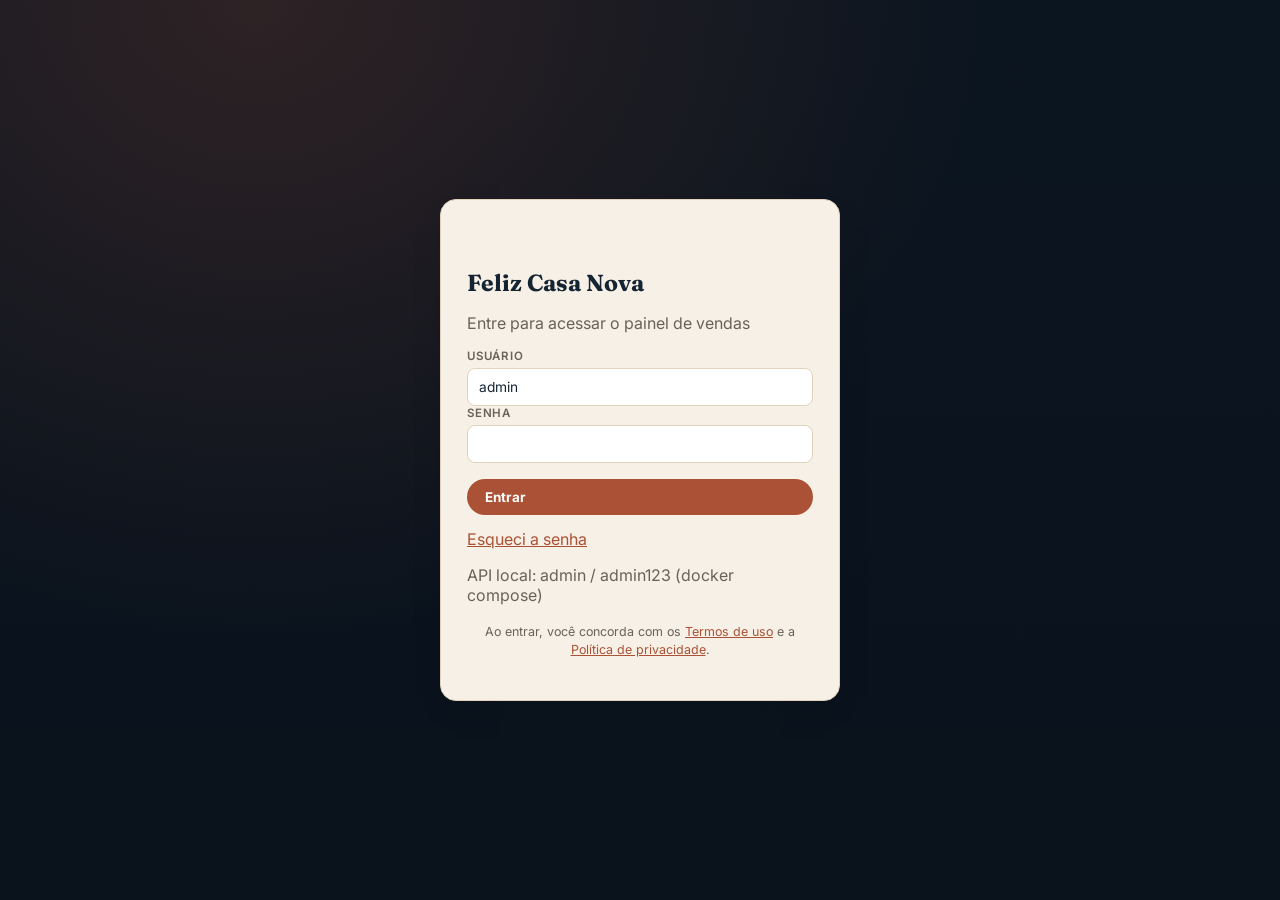
<file: index.html>
<!DOCTYPE html>
<html lang="pt-BR">
<head>
<meta charset="UTF-8">
<meta name="viewport" content="width=device-width, initial-scale=1.0">
<title>Feliz Casa Nova · Painel de Vendas</title>
<link rel="icon" type="image/png" href="favicon.png">
<link rel="apple-touch-icon" href="favicon.png">
<link rel="preconnect" href="https://fonts.googleapis.com">
<link rel="preconnect" href="https://fonts.gstatic.com" crossorigin>
<link href="https://fonts.googleapis.com/css2?family=Fraunces:opsz,wght@9..144,500;9..144,600;9..144,700&family=Inter:wght@400;500;600;700&family=IBM+Plex+Mono:wght@400;600&display=swap" rel="stylesheet">
<script src="chart.umd.js"></script>
<link rel="stylesheet" href="styles.css">
</head>
<body>

<div id="global-loading" class="global-loading skip-hidden" aria-live="polite" aria-busy="true">
  <div class="global-loading-card">
    <div class="spinner" aria-hidden="true"></div>
    <p id="global-loading-text">Carregando…</p>
  </div>
</div>

<div id="api-banner" class="api-banner skip-hidden" role="alert"></div>

<div id="login-screen" class="login-screen skip-hidden">
  <div class="login-card">
    <div class="brand-logo login-logo" id="login-logo-box"></div>
    <h1>Feliz Casa Nova</h1>

    <div id="login-panel">
      <p class="hint">Entre para acessar o painel de vendas</p>
      <form id="form-login">
        <div class="field"><label>Usuário</label><input id="login-user" autocomplete="username" required value="admin"></div>
        <div class="field"><label>Senha</label><input id="login-pass" type="password" autocomplete="current-password" required></div>
        <p class="hint" id="login-error" style="color:var(--brick);"></p>
        <button type="submit" class="btn btn-primary" style="width:100%;" id="btn-login-submit">Entrar</button>
      </form>
      <p class="hint" style="margin-top:14px;"><button type="button" class="linkish" id="btn-show-forgot">Esqueci a senha</button></p>
      <p class="hint">API local: admin / admin123 (docker compose)</p>
      <p class="login-legal">Ao entrar, você concorda com os <a href="/termos.html" target="_blank" rel="noopener">Termos de uso</a> e a <a href="/privacidade.html" target="_blank" rel="noopener">Política de privacidade</a>.</p>
    </div>

    <div id="forgot-panel" class="skip-hidden">
      <p class="hint">Informe usuário ou e-mail. Em local, o link sai no log do backend.</p>
      <form id="form-forgot">
        <div class="field"><label>Usuário</label><input id="forgot-user" autocomplete="username"></div>
        <div class="field"><label>E-mail</label><input id="forgot-email" type="email" autocomplete="email"></div>
        <p class="hint" id="forgot-msg"></p>
        <button type="submit" class="btn btn-primary" style="width:100%;">Enviar link</button>
      </form>
      <p class="hint" style="margin-top:14px;"><button type="button" class="linkish" id="btn-back-login">Voltar ao login</button></p>
    </div>

    <div id="reset-panel" class="skip-hidden">
      <p class="hint">Defina a nova senha</p>
      <form id="form-reset">
        <input type="hidden" id="reset-uid">
        <input type="hidden" id="reset-token">
        <div class="field"><label>Nova senha</label><input id="reset-pass" type="password" minlength="8" required autocomplete="new-password"></div>
        <div class="field"><label>Confirmar</label><input id="reset-pass2" type="password" minlength="8" required autocomplete="new-password"></div>
        <p class="hint" id="reset-msg"></p>
        <button type="submit" class="btn btn-primary" style="width:100%;">Salvar senha</button>
      </form>
      <p class="hint" style="margin-top:14px;"><button type="button" class="linkish" id="btn-back-login-2">Voltar ao login</button></p>
    </div>
  </div>
</div>

<div class="app-shell skip-hidden" id="app-shell">

  <header class="masthead">
    <div class="brand">
      <div class="brand-logo" id="brand-logo-box"></div>
      <div class="brand-copy">
        <p class="brand-name skip-hidden" id="brand-name">Feliz Casa Nova</p>
        <p class="brand-tag">Painel de vendas · regiões e construtoras</p>
      </div>
    </div>
    <div class="masthead-meta">
      <button class="btn btn-dark" id="btn-global-refresh" title="Buscar as fontes CSV cadastradas em Dados &amp; config">⟳ Atualizar planilha</button>
      <button class="btn btn-primary" id="btn-global-add-venda">+ Nova venda</button>
      <button class="btn btn-ghost btn-sm" id="btn-logout" title="Sair">Sair</button>
      <div class="clock-chip"><span class="clock-dot"></span><span id="clock-text"></span></div>
    </div>
  </header>

  <nav class="tabbar" id="tabbar"></nav>

  <main id="view-root"></main>

  <footer class="app-footer">
    Painel SaaS — dados no servidor (API). Exporte o JSON quando precisar de backup local.
    <div class="app-footer-links">
      <a href="/termos.html" target="_blank" rel="noopener">Termos</a>
      <a href="/privacidade.html" target="_blank" rel="noopener">Privacidade</a>
    </div>
  </footer>
</div>

<!-- aceite de termos (primeiro acesso) -->
<div class="modal-backdrop" id="modal-termos">
  <div class="modal">
    <h3>Termos e privacidade</h3>
    <p class="hint">Para continuar, confirme que leu e aceita os documentos abaixo (versão 2026-08-28).</p>
    <ul class="hint" style="margin:12px 0 18px; padding-left:1.2rem;">
      <li><a href="/termos.html" target="_blank" rel="noopener">Termos de uso</a></li>
      <li><a href="/privacidade.html" target="_blank" rel="noopener">Política de privacidade</a></li>
    </ul>
    <label class="hint" style="display:flex; gap:8px; align-items:flex-start; margin-bottom:16px;">
      <input type="checkbox" id="termos-check">
      <span>Li e aceito os Termos de uso e a Política de privacidade.</span>
    </label>
    <div class="modal-actions">
      <button type="button" class="btn btn-ghost" id="btn-termos-sair">Sair</button>
      <button type="button" class="btn btn-primary" id="btn-termos-aceitar" disabled>Continuar</button>
    </div>
  </div>
</div>

<!-- ================= MODAL: venda ================= -->
<div class="modal-backdrop" id="modal-venda">
  <div class="modal">
    <h3 id="modal-venda-title">Adicionar venda</h3>
    <p class="hint" id="modal-venda-sub">Preencha os dados da venda.</p>
    <form id="form-venda">
      <input type="hidden" id="f-id">
      <div class="form-grid">
        <div class="field span-2"><label>Região (aba do painel)</label><select id="f-regiao"></select></div>
        <div class="field"><label>Nº</label><input id="f-numero" placeholder="ex.: 154"></div>
        <div class="field"><label>Cliente *</label><input id="f-cliente" required placeholder="Nome completo"></div>
        <div class="field"><label>Telefone</label><input id="f-telefone" placeholder="(71) 90000-0000"></div>
        <div class="field"><label>Corretor *</label><input id="f-corretor" required placeholder="Nome do corretor"></div>
        <div class="field"><label>Construtora *</label><input id="f-construtora" required placeholder="ex.: DIRECIONAL"></div>
        <div class="field"><label>Produto *</label><input id="f-produto" required placeholder="ex.: Boulevard"></div>
        <div class="field"><label>Bloco / Quadra</label><input id="f-bloco"></div>
        <div class="field"><label>Unidade</label><input id="f-unidade"></div>
        <div class="field"><label>Origem do lead</label><input id="f-origem" placeholder="Carteira, Instagram, WhatsApp…"></div>
        <div class="field"><label>Valor (R$) *</label><input id="f-valor" type="number" step="0.01" min="0" required></div>
        <div class="field"><label>% comissão</label><input id="f-percentual" type="number" step="0.01" min="0" max="100"></div>
        <div class="field"><label>Comissão (R$)</label><input id="f-comissao" type="number" step="0.01" min="0"></div>
        <div class="field"><label>Financiamento</label><input id="f-financiado" placeholder="Associativo, À vista…"></div>
        <div class="field"><label>Data de entrada em negociação</label><input id="f-dataEntrada" type="date"></div>
        <div class="field"><label>Data de assinatura</label><input id="f-dataAssinatura" type="date"></div>
      </div>
      <p class="hint" style="margin-top:10px;">Deixe “Data de assinatura” em branco enquanto o contrato não for assinado — o painel vai alertar automaticamente se o processo demorar demais.</p>
      <div class="modal-actions">
        <button type="button" class="btn btn-ghost skip-hidden" id="btn-delete-venda">Excluir</button>
        <button type="button" class="btn btn-ghost" id="btn-cancel-venda">Cancelar</button>
        <button type="submit" class="btn btn-primary" id="btn-save-venda">Salvar venda</button>
      </div>
    </form>
  </div>
</div>

<!-- ================= MODAL: venda perdida ================= -->
<div class="modal-backdrop" id="modal-perdida">
  <div class="modal">
    <h3 id="modal-perdida-title">Registrar venda perdida</h3>
    <p class="hint">Documente o motivo e planeje como tentar recuperar o cliente.</p>
    <form id="form-perdida">
      <input type="hidden" id="p-id">
      <div class="form-grid">
        <div class="field"><label>Mês da desistência</label>
          <select id="p-mes">
            <option>Janeiro</option><option>Fevereiro</option><option>Março</option><option>Abril</option>
            <option>Maio</option><option>Junho</option><option>Julho</option><option>Agosto</option>
            <option>Setembro</option><option>Outubro</option><option>Novembro</option><option>Dezembro</option>
          </select>
        </div>
        <div class="field"><label>Ano</label><input id="p-ano" type="number"></div>
        <div class="field span-2"><label>Cliente *</label><input id="p-cliente" required></div>
        <div class="field"><label>Telefone</label><input id="p-telefone"></div>
        <div class="field"><label>Corretor</label><input id="p-corretor"></div>
        <div class="field"><label>Construtora</label><input id="p-construtora" placeholder="ex.: DIRECIONAL"></div>
        <div class="field"><label>Produto</label><input id="p-produto"></div>
        <div class="field span-2"><label>Motivo da perda</label><textarea id="p-motivo"></textarea></div>
        <div class="field span-2"><label>Estratégia para reverter</label><textarea id="p-estrategia" placeholder="ex.: reabordar em 30 dias com opção de entrada facilitada…"></textarea></div>
      </div>
      <div class="modal-actions">
        <button type="button" class="btn btn-ghost skip-hidden" id="btn-delete-perdida">Excluir</button>
        <button type="button" class="btn btn-ghost" id="btn-cancel-perdida">Cancelar</button>
        <button type="submit" class="btn btn-primary" id="btn-save-perdida">Salvar</button>
      </div>
    </form>
  </div>
</div>

<div class="toast" id="toast"></div>

<script src="config.js"></script>
<script src="api.js"></script>
<script src="app.js"></script>
</body>
</html>
</file>
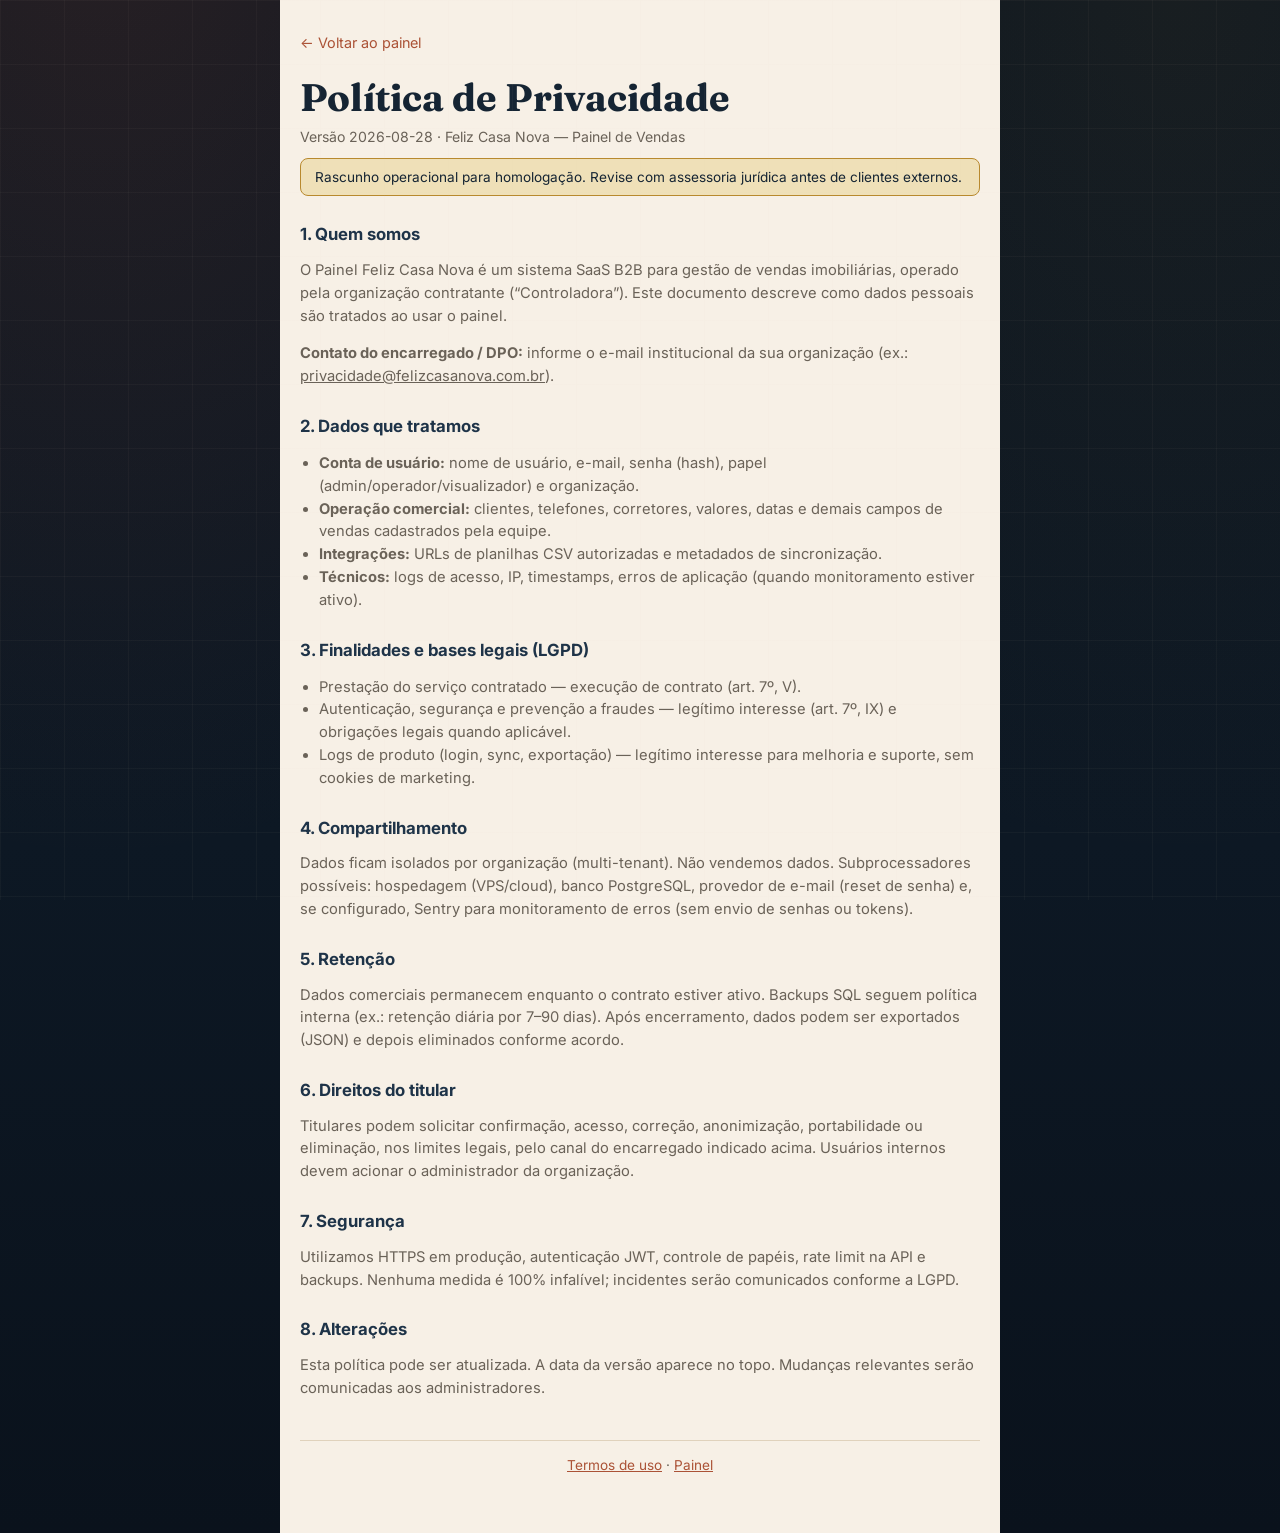
<file: privacidade.html>
<!DOCTYPE html>
<html lang="pt-BR">
<head>
  <meta charset="UTF-8">
  <meta name="viewport" content="width=device-width, initial-scale=1.0">
  <title>Política de Privacidade · Feliz Casa Nova</title>
  <link rel="icon" type="image/png" href="/favicon.png">
  <link rel="preconnect" href="https://fonts.googleapis.com">
  <link rel="preconnect" href="https://fonts.gstatic.com" crossorigin>
  <link href="https://fonts.googleapis.com/css2?family=Fraunces:opsz,wght@9..144,600&family=Inter:wght@400;500;600&display=swap" rel="stylesheet">
  <link rel="stylesheet" href="/styles.css">
</head>
<body>
  <div class="legal-page">
    <header class="legal-header">
      <a class="legal-back" href="/">← Voltar ao painel</a>
      <h1>Política de Privacidade</h1>
      <p class="legal-meta">Versão 2026-08-28 · Feliz Casa Nova — Painel de Vendas</p>
      <p class="legal-draft">Rascunho operacional para homologação. Revise com assessoria jurídica antes de clientes externos.</p>
    </header>

    <article class="legal-body">
      <section>
        <h2>1. Quem somos</h2>
        <p>O Painel Feliz Casa Nova é um sistema SaaS B2B para gestão de vendas imobiliárias, operado pela organização contratante (“Controladora”). Este documento descreve como dados pessoais são tratados ao usar o painel.</p>
        <p><strong>Contato do encarregado / DPO:</strong> informe o e-mail institucional da sua organização (ex.: <a href="mailto:privacidade@felizcasanova.com.br">privacidade@felizcasanova.com.br</a>).</p>
      </section>

      <section>
        <h2>2. Dados que tratamos</h2>
        <ul>
          <li><strong>Conta de usuário:</strong> nome de usuário, e-mail, senha (hash), papel (admin/operador/visualizador) e organização.</li>
          <li><strong>Operação comercial:</strong> clientes, telefones, corretores, valores, datas e demais campos de vendas cadastrados pela equipe.</li>
          <li><strong>Integrações:</strong> URLs de planilhas CSV autorizadas e metadados de sincronização.</li>
          <li><strong>Técnicos:</strong> logs de acesso, IP, timestamps, erros de aplicação (quando monitoramento estiver ativo).</li>
        </ul>
      </section>

      <section>
        <h2>3. Finalidades e bases legais (LGPD)</h2>
        <ul>
          <li>Prestação do serviço contratado — execução de contrato (art. 7º, V).</li>
          <li>Autenticação, segurança e prevenção a fraudes — legítimo interesse (art. 7º, IX) e obrigações legais quando aplicável.</li>
          <li>Logs de produto (login, sync, exportação) — legítimo interesse para melhoria e suporte, sem cookies de marketing.</li>
        </ul>
      </section>

      <section>
        <h2>4. Compartilhamento</h2>
        <p>Dados ficam isolados por organização (multi-tenant). Não vendemos dados. Subprocessadores possíveis: hospedagem (VPS/cloud), banco PostgreSQL, provedor de e-mail (reset de senha) e, se configurado, Sentry para monitoramento de erros (sem envio de senhas ou tokens).</p>
      </section>

      <section>
        <h2>5. Retenção</h2>
        <p>Dados comerciais permanecem enquanto o contrato estiver ativo. Backups SQL seguem política interna (ex.: retenção diária por 7–90 dias). Após encerramento, dados podem ser exportados (JSON) e depois eliminados conforme acordo.</p>
      </section>

      <section>
        <h2>6. Direitos do titular</h2>
        <p>Titulares podem solicitar confirmação, acesso, correção, anonimização, portabilidade ou eliminação, nos limites legais, pelo canal do encarregado indicado acima. Usuários internos devem acionar o administrador da organização.</p>
      </section>

      <section>
        <h2>7. Segurança</h2>
        <p>Utilizamos HTTPS em produção, autenticação JWT, controle de papéis, rate limit na API e backups. Nenhuma medida é 100% infalível; incidentes serão comunicados conforme a LGPD.</p>
      </section>

      <section>
        <h2>8. Alterações</h2>
        <p>Esta política pode ser atualizada. A data da versão aparece no topo. Mudanças relevantes serão comunicadas aos administradores.</p>
      </section>
    </article>

    <footer class="legal-footer">
      <a href="/termos.html">Termos de uso</a>
      <span>·</span>
      <a href="/">Painel</a>
    </footer>
  </div>
</body>
</html>
</file>
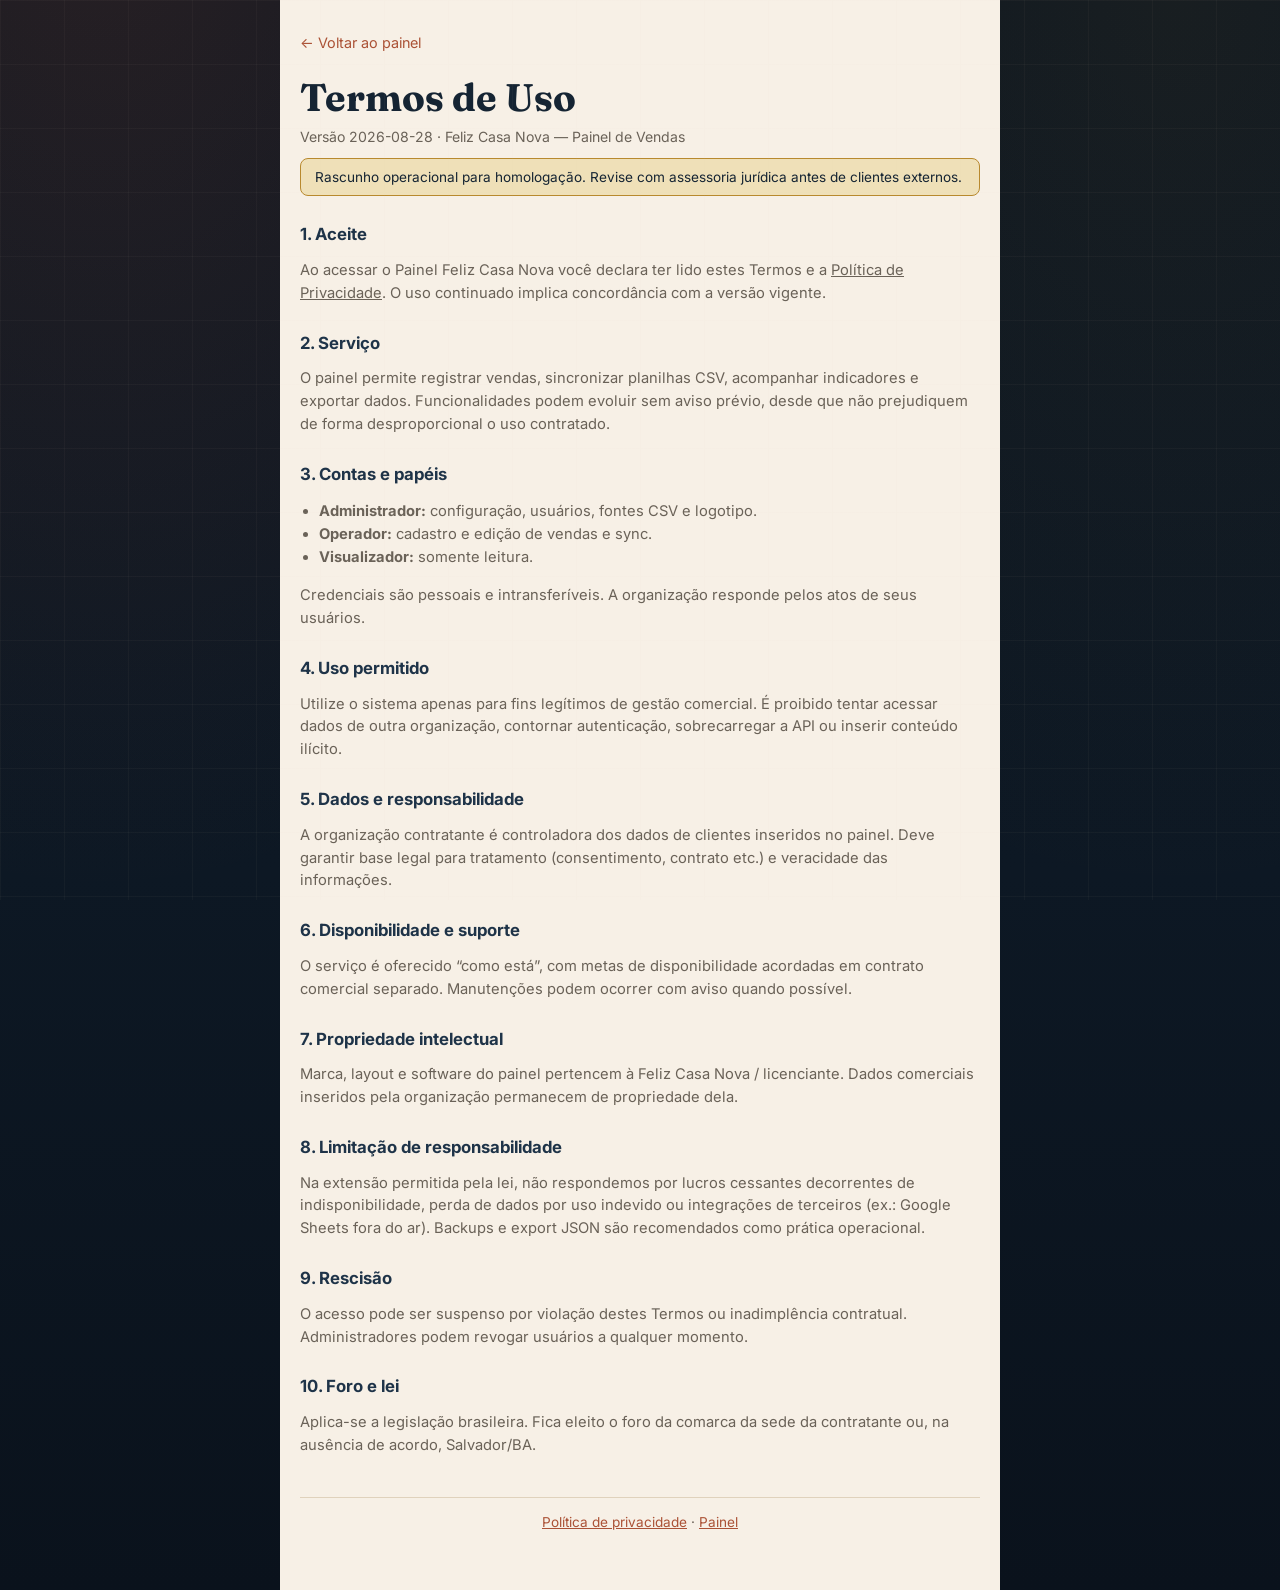
<file: termos.html>
<!DOCTYPE html>
<html lang="pt-BR">
<head>
  <meta charset="UTF-8">
  <meta name="viewport" content="width=device-width, initial-scale=1.0">
  <title>Termos de Uso · Feliz Casa Nova</title>
  <link rel="icon" type="image/png" href="/favicon.png">
  <link rel="preconnect" href="https://fonts.googleapis.com">
  <link rel="preconnect" href="https://fonts.gstatic.com" crossorigin>
  <link href="https://fonts.googleapis.com/css2?family=Fraunces:opsz,wght@9..144,600&family=Inter:wght@400;500;600&display=swap" rel="stylesheet">
  <link rel="stylesheet" href="/styles.css">
</head>
<body>
  <div class="legal-page">
    <header class="legal-header">
      <a class="legal-back" href="/">← Voltar ao painel</a>
      <h1>Termos de Uso</h1>
      <p class="legal-meta">Versão 2026-08-28 · Feliz Casa Nova — Painel de Vendas</p>
      <p class="legal-draft">Rascunho operacional para homologação. Revise com assessoria jurídica antes de clientes externos.</p>
    </header>

    <article class="legal-body">
      <section>
        <h2>1. Aceite</h2>
        <p>Ao acessar o Painel Feliz Casa Nova você declara ter lido estes Termos e a <a href="/privacidade.html">Política de Privacidade</a>. O uso continuado implica concordância com a versão vigente.</p>
      </section>

      <section>
        <h2>2. Serviço</h2>
        <p>O painel permite registrar vendas, sincronizar planilhas CSV, acompanhar indicadores e exportar dados. Funcionalidades podem evoluir sem aviso prévio, desde que não prejudiquem de forma desproporcional o uso contratado.</p>
      </section>

      <section>
        <h2>3. Contas e papéis</h2>
        <ul>
          <li><strong>Administrador:</strong> configuração, usuários, fontes CSV e logotipo.</li>
          <li><strong>Operador:</strong> cadastro e edição de vendas e sync.</li>
          <li><strong>Visualizador:</strong> somente leitura.</li>
        </ul>
        <p>Credenciais são pessoais e intransferíveis. A organização responde pelos atos de seus usuários.</p>
      </section>

      <section>
        <h2>4. Uso permitido</h2>
        <p>Utilize o sistema apenas para fins legítimos de gestão comercial. É proibido tentar acessar dados de outra organização, contornar autenticação, sobrecarregar a API ou inserir conteúdo ilícito.</p>
      </section>

      <section>
        <h2>5. Dados e responsabilidade</h2>
        <p>A organização contratante é controladora dos dados de clientes inseridos no painel. Deve garantir base legal para tratamento (consentimento, contrato etc.) e veracidade das informações.</p>
      </section>

      <section>
        <h2>6. Disponibilidade e suporte</h2>
        <p>O serviço é oferecido “como está”, com metas de disponibilidade acordadas em contrato comercial separado. Manutenções podem ocorrer com aviso quando possível.</p>
      </section>

      <section>
        <h2>7. Propriedade intelectual</h2>
        <p>Marca, layout e software do painel pertencem à Feliz Casa Nova / licenciante. Dados comerciais inseridos pela organização permanecem de propriedade dela.</p>
      </section>

      <section>
        <h2>8. Limitação de responsabilidade</h2>
        <p>Na extensão permitida pela lei, não respondemos por lucros cessantes decorrentes de indisponibilidade, perda de dados por uso indevido ou integrações de terceiros (ex.: Google Sheets fora do ar). Backups e export JSON são recomendados como prática operacional.</p>
      </section>

      <section>
        <h2>9. Rescisão</h2>
        <p>O acesso pode ser suspenso por violação destes Termos ou inadimplência contratual. Administradores podem revogar usuários a qualquer momento.</p>
      </section>

      <section>
        <h2>10. Foro e lei</h2>
        <p>Aplica-se a legislação brasileira. Fica eleito o foro da comarca da sede da contratante ou, na ausência de acordo, Salvador/BA.</p>
      </section>
    </article>

    <footer class="legal-footer">
      <a href="/privacidade.html">Política de privacidade</a>
      <span>·</span>
      <a href="/">Painel</a>
    </footer>
  </div>
</body>
</html>
</file>
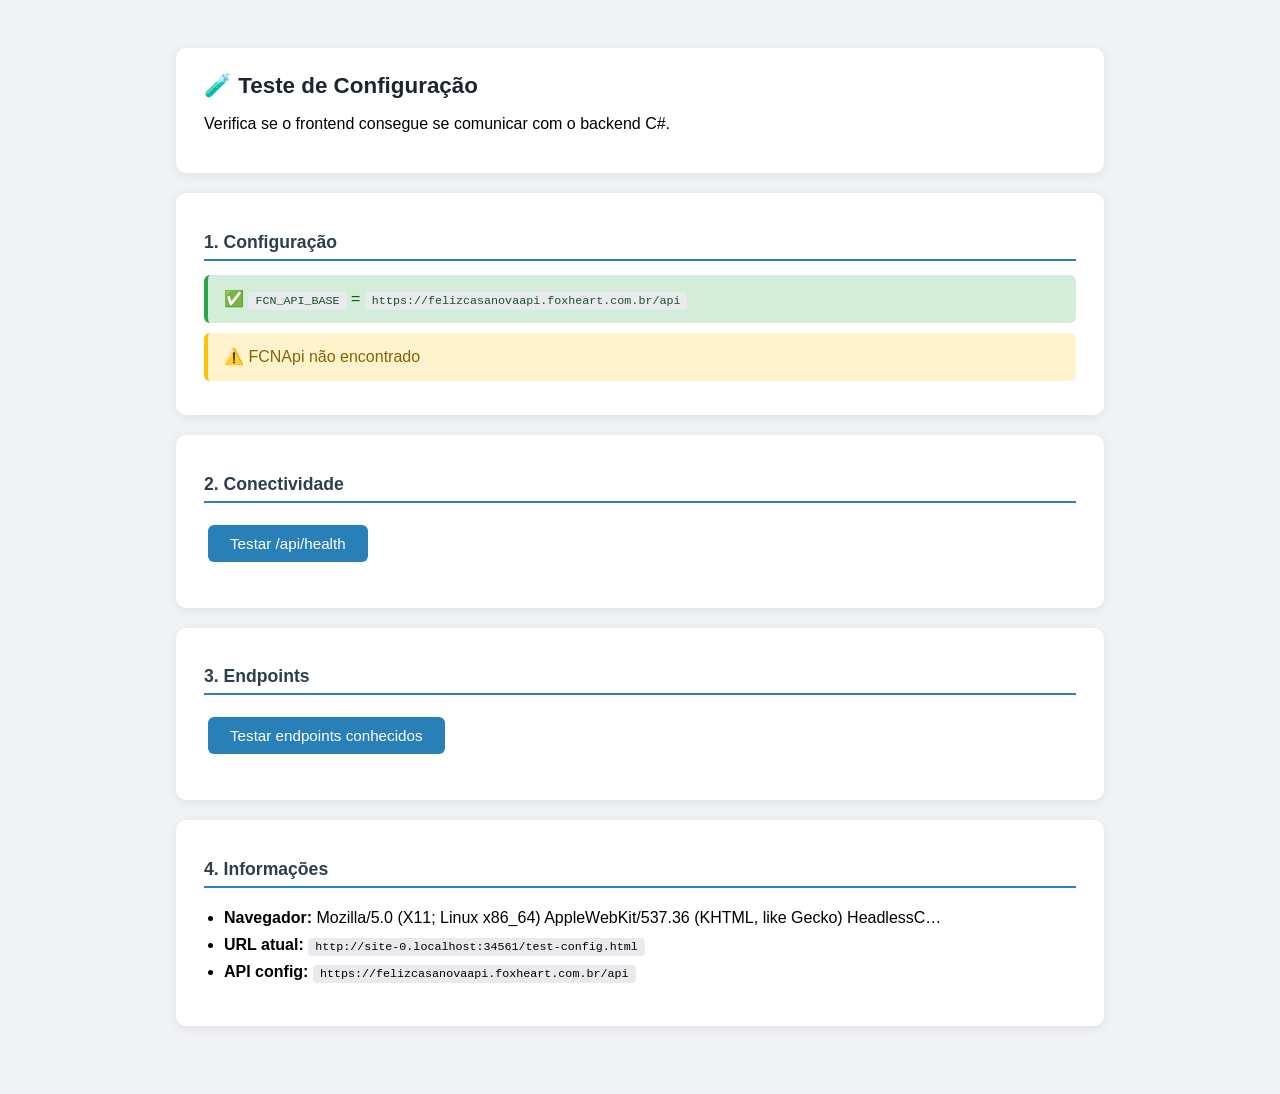
<file: test-config.html>
<!DOCTYPE html>
<html lang="pt-BR">
<head>
<meta charset="UTF-8">
<title>Teste - Painel Feliz Casa Nova</title>
<style>
*{box-sizing:border-box}
body{font-family:sans-serif;max-width:960px;margin:32px auto;padding:16px;background:#f0f2f5}
.card{background:#fff;border-radius:10px;padding:24px 28px;margin-bottom:20px;box-shadow:0 2px 12px rgba(0,0,0,0.08)}
h1{color:#1a2634;margin:0;font-size:1.4rem}
h2{color:#2c3e50;font-size:1.1rem;border-bottom:2px solid #2980b9;padding-bottom:6px}
.s{padding:12px 16px;border-radius:6px;margin:10px 0;font-weight:500;line-height:1.5}
.s-ok{background:#d4edda;color:#155724;border-left:4px solid #28a745}
.s-err{background:#f8d7da;color:#721c24;border-left:4px solid #dc3545}
.s-warn{background:#fff3cd;color:#856404;border-left:4px solid #ffc107}
.s-info{background:#d1ecf1;color:#0c5460;border-left:4px solid #17a2b8}
code{background:#e8eaed;padding:2px 7px;border-radius:4px;font-size:.9em;font-family:monospace}
button{background:#2980b9;color:#fff;border:0;padding:10px 22px;border-radius:6px;cursor:pointer;font-size:.95rem;margin:6px 4px}
button:hover{background:#1f6fa0}
button:disabled{opacity:.55;cursor:wait}
.ep{display:flex;align-items:center;gap:12px;padding:8px 12px;margin:6px 0;background:#f7f9fb;border-radius:6px;border-left:3px solid #b0c4d8}
.ep .mtd{display:inline-block;font-weight:600;font-size:.75rem;padding:2px 8px;border-radius:4px;color:#fff;background:#2980b9;min-width:48px;text-align:center}
.ep .pth{font-family:monospace;flex:1}
.bdg{display:inline-block;padding:1px 10px;border-radius:10px;font-size:.8rem;font-weight:600}
.bdg-ok{background:#28a745;color:#fff}
.bdg-err{background:#dc3545;color:#fff}
.bdg-warn{background:#ffc107;color:#222}
pre{background:#f4f5f7;padding:12px 16px;border-radius:6px;overflow-x:auto;font-size:.88rem;max-height:280px}
ul{line-height:1.7;padding-left:20px}
small{color:#6b7280}
</style>
</head>
<body>

<div class="card">
<h1>🧪 Teste de Configuração</h1>
<p>Verifica se o frontend consegue se comunicar com o backend C#.</p>
</div>

<div class="card">
<h2>1. Configuração</h2>
<div id="cfg"></div>
</div>

<div class="card">
<h2>2. Conectividade</h2>
<p><button onclick="testHealth()">Testar /api/health</button></p>
<div id="conn"></div>
</div>

<div class="card">
<h2>3. Endpoints</h2>
<p><button onclick="testEndpoints()">Testar endpoints conhecidos</button></p>
<div id="ep"></div>
</div>

<div class="card">
<h2>4. Informações</h2>
<div id="sys"></div>
</div>

<script src="config.js"></script>
<script>
function sh(kind, msg){var c={ok:'s-ok',err:'s-err',warn:'s-warn',info:'s-info'}[kind];return '<div class="s '+c+'">'+msg+'</div>'}
function api(p){return(window.FCN_API_BASE||'http://localhost:5136/api')+p}

;(function cfg(){
  var el=document.getElementById('cfg')
  if(window.FCN_API_BASE) el.innerHTML=sh('ok','✅ <code>FCN_API_BASE</code> = <code>'+window.FCN_API_BASE+'</code>')
  else el.innerHTML=sh('err','❌ FCN_API_BASE não definido')
  if(window.FCNApi) el.innerHTML+=sh('ok','✅ FCNApi disponível')
  else el.innerHTML+=sh('warn','⚠️ FCNApi não encontrado')
})()

async function testHealth(){
  var div=document.getElementById('conn')
  div.innerHTML=sh('info','🔄 Testando…')
  try{
    var url=api('/health'),res=await fetch(url),txt=await res.text()
    div.innerHTML=sh('ok','✅ <code>'+url+'</code> → <strong>'+res.status+' '+res.statusText+'</strong>')+'<pre>'+(txt.slice(0,500)||'—')+'</pre>'
  }catch(e){div.innerHTML=sh('err','❌ '+api('/health')+'<br>'+e.message)}
}

var EPS=[
  {m:'GET',p:'/health',l:'Health-check'},
  {m:'POST',p:'/auth/token/',l:'Login'},
  {m:'GET',p:'/me/',l:'Me (auth)'},
  {m:'GET',p:'/estado/',l:'Estado (admin)'},
  {m:'GET',p:'/resumo/',l:'Resumo'},
  {m:'GET',p:'/alertas/',l:'Alertas'},
  {m:'GET',p:'/config/',l:'Config'},
  {m:'GET',p:'/regioes/',l:'Regiões'},
  {m:'GET',p:'/vendas/',l:'Vendas'},
  {m:'GET',p:'/usuarios/',l:'Usuários (admin)'},
]

async function testEndpoints(){
  var div=document.getElementById('ep')
  div.innerHTML=sh('info','🔄 Testando '+EPS.length+' endpoints…')
  var r=''
  for(var i=0;i<EPS.length;i++){
    var e=EPS[i]
    try{
      var url=api(e.p),res=await fetch(url,{method:e.m}),bdg,lb
      if(res.ok){bdg='<span class="bdg bdg-ok">'+res.status+'</span>';lb='OK'}
      else if(res.status===401||res.status===403){bdg='<span class="bdg bdg-warn">'+res.status+'</span>';lb='Requer auth'}
      else{bdg='<span class="bdg bdg-err">'+res.status+'</span>';lb=res.statusText}
      r+='<div class="ep"><span class="mtd">'+e.m+'</span><span class="pth">'+e.p+' <small>'+e.l+'</small></span> '+bdg+' '+lb+'</div>'
    }catch(ex){r+='<div class="ep"><span class="mtd">'+e.m+'</span><span class="pth">'+e.p+' <small>'+e.l+'</small></span> <span class="bdg bdg-err">ERR</span> '+ex.message+'</div>'}
  }
  div.innerHTML=r||sh('err','Nenhum endpoint testado')
}

;(function info(){
  document.getElementById('sys').innerHTML='<ul><li><strong>Navegador:</strong> '+navigator.userAgent.slice(0,80)+'…</li><li><strong>URL atual:</strong> <code>'+window.location.href+'</code></li><li><strong>API config:</strong> <code>'+(window.FCN_API_BASE||'—')+'</code></li></ul>'
})()
</script>
</body>
</html>
</file>
<file: styles.css>
/* ============================================================
   FELIZ CASA NOVA — Painel de Vendas
   Marca: terracota sobre fundo escuro (logo FCN).
   Shell noturno + superfícies em papel creme quente.
   Acentos: terracota (ação/risco), ouro (atenção), sage (ok).
   ============================================================ */

:root{
  /* Shell / marca */
  --ink-900:#0b1520;
  --ink-800:#142333;
  --ink-700:#1e3348;
  --ink-line:rgba(232,220,200,0.14);

  /* Papel (superfícies claras) */
  --paper:#f7f0e6;
  --paper-dim:#efe6d8;
  --paper-line:#e0d2bc;
  --paper-deep:#e8dcc8;

  /* Marca — terracota (logo) */
  --brick:#ab5236;
  --brick-dim:#8c422c;
  --brick-soft:#f3e0d7;

  /* Atenção */
  --gold:#b8892e;
  --gold-soft:#efe0b8;

  /* Sucesso / ok (sage, não verde neon) */
  --teal:#3d6b5a;
  --teal-soft:#dce8e2;

  /* Texto */
  --ink-text:#152433;          /* escuro alinhado ao navy, não “verde floresta” */
  --slate:#6a6258;             /* cinza quente */
  --cream-text:#f4ebe0;        /* texto no shell escuro */
  --cream-dim:#c9bba8;         /* secundário quente — NÃO cinza-azulado */

  --radius-lg:16px;
  --radius-md:10px;
  --radius-sm:8px;
  --shadow-card:0 12px 28px -16px rgba(8,16,24,0.5);
  --font-display:"Fraunces", "Iowan Old Style", Georgia, serif;
  --font-body:"Inter", "Segoe UI", sans-serif;
  --font-mono:"IBM Plex Mono", "SFMono-Regular", Menlo, monospace;
}

*{box-sizing:border-box;}
html{scroll-behavior:smooth;}
body{
  margin:0;
  min-height:100vh;
  background:
    radial-gradient(ellipse at 8% -8%, rgba(171,82,54,0.18), transparent 42%),
    radial-gradient(ellipse at 92% 0%, rgba(184,137,46,0.08), transparent 40%),
    linear-gradient(180deg, var(--ink-900) 0%, #0d1824 55%, #0a121c 100%);
  color:var(--cream-text);
  font-family:var(--font-body);
  -webkit-font-smoothing:antialiased;
}

body::before{
  content:"";
  position:fixed; inset:0;
  background-image:
    linear-gradient(var(--ink-line) 1px, transparent 1px),
    linear-gradient(90deg, var(--ink-line) 1px, transparent 1px);
  background-size:64px 64px;
  opacity:.28;
  pointer-events:none;
  z-index:0;
}

::selection{background:var(--brick-soft); color:var(--ink-900);}

a{color:inherit;}
button{font-family:inherit;}

.skip-hidden{display:none !important;}

/* ---------- shell ---------- */
.app-shell{position:relative; z-index:1; max-width:1360px; margin:0 auto; padding:28px 28px 80px;}

/* ---------- header ---------- */
.masthead{
  display:flex; align-items:center; justify-content:space-between; gap:24px;
  padding-bottom:22px; margin-bottom:22px;
  border-bottom:1px solid var(--ink-line);
}
.masthead-meta{
  display:flex; align-items:center; gap:10px; flex-wrap:wrap; justify-content:flex-end;
}
.brand{display:flex; align-items:center; gap:16px; min-width:0;}
.brand-logo{
  width:min(300px, 52vw);
  height:62px;
  flex:none;
  background:transparent;
  border:none;
  box-shadow:none;
  padding:0;
  border-radius:0;
  overflow:visible;
  filter:drop-shadow(0 4px 12px rgba(0,0,0,0.4));
}
.brand-logo img{
  width:100%;
  height:100%;
  object-fit:contain;
  object-position:left center;
  display:block;
}
.brand-copy{min-width:0;}
.brand-name{font-family:var(--font-display); font-size:1.5rem; font-weight:600; letter-spacing:.2px; margin:0; color:var(--cream-text);}
.brand-tag{margin:0; font-size:.78rem; letter-spacing:.14em; text-transform:uppercase; color:var(--cream-dim);}

.login-screen{
  position:fixed; inset:0; z-index:100;
  display:flex; align-items:center; justify-content:center;
  background:
    radial-gradient(ellipse at 20% 0%, rgba(171,82,54,0.22), transparent 50%),
    linear-gradient(180deg, var(--ink-900), #0a121c);
}
.login-screen.skip-hidden{display:none !important;}
.login-card{
  width:min(400px, 92vw);
  background:var(--paper);
  color:var(--ink-text);
  border-radius:var(--radius-lg);
  padding:28px 26px;
  box-shadow:var(--shadow-card);
  border:1px solid var(--paper-line);
}
.login-card h1{
  font-family:var(--font-display);
  margin:12px 0 4px;
  font-size:1.45rem;
  color:var(--ink-text);
}
.login-card .hint{color:var(--slate);}
.login-logo{width:120px; height:28px; margin:0 auto;}
.app-shell.skip-hidden{display:none !important;}

.clock-chip{
  font-family:var(--font-mono); font-size:.78rem; color:var(--cream-dim);
  border:1px solid var(--ink-line); border-radius:999px; padding:7px 14px;
  display:flex; align-items:center; gap:8px;
  background:rgba(20,35,51,0.45);
}
.clock-dot{width:7px; height:7px; border-radius:50%; background:var(--brick); box-shadow:0 0 0 3px rgba(171,82,54,0.28);}

/* ---------- nav tabs ---------- */
.tabbar{
  display:flex; align-items:center; gap:6px; flex-wrap:wrap;
  margin-bottom:26px; padding:6px; background:rgba(14,24,36,0.65);
  border:1px solid var(--ink-line); border-radius:999px;
}
.tab-btn{
  appearance:none; border:none; cursor:pointer;
  padding:10px 18px; border-radius:999px; font-size:.86rem; font-weight:600;
  color:var(--cream-dim); background:transparent; transition:background .15s, color .15s;
  white-space:nowrap;
}
.tab-btn:hover{color:var(--cream-text); background:rgba(232,220,200,0.06);}
.tab-btn.active{background:var(--paper); color:var(--ink-text); box-shadow:var(--shadow-card);}
.tab-btn .count{
  display:inline-block; margin-left:7px; padding:1px 7px; border-radius:999px;
  font-family:var(--font-mono); font-size:.7rem; background:rgba(255,255,255,.1); color:inherit;
}
.tab-btn.active .count{background:var(--brick-soft); color:var(--brick-dim);}
.tab-add{
  appearance:none; cursor:pointer; border:1px dashed rgba(201,187,168,.45); background:transparent;
  color:var(--cream-dim); width:34px; height:34px; border-radius:50%; font-size:1.1rem; line-height:1;
  display:flex; align-items:center; justify-content:center; margin-left:auto;
}
.tab-add:hover{border-color:var(--brick); color:var(--cream-text); background:rgba(171,82,54,0.15);}

/* ---------- sections ---------- */
.view{display:none;}
.view.active{display:block; animation:fadeUp .35s ease both;}
@keyframes fadeUp{from{opacity:0; transform:translateY(6px);} to{opacity:1; transform:none;}}

.section-title{
  display:flex; align-items:baseline; justify-content:space-between; gap:16px; flex-wrap:wrap;
  margin:34px 0 14px;
}
.section-title h2{font-family:var(--font-display); font-weight:600; font-size:1.35rem; margin:0; color:var(--cream-text);}
.section-title .hint{font-size:.82rem; color:var(--cream-dim);}

/* ---------- KPI ---------- */
.kpi-row{display:grid; grid-template-columns:repeat(auto-fit,minmax(220px,1fr)); gap:16px;}
.kpi-card{
  position:relative; background:var(--paper); color:var(--ink-text);
  border-radius:var(--radius-lg); padding:20px 20px 18px; box-shadow:var(--shadow-card);
  border:1px solid var(--paper-line);
  overflow:hidden;
}
.kpi-card::after{
  content:""; position:absolute; right:-30px; top:-30px; width:110px; height:110px; border-radius:50%;
  background:radial-gradient(circle, rgba(171,82,54,0.12), transparent 70%);
}
.kpi-label{font-size:.72rem; letter-spacing:.11em; text-transform:uppercase; color:var(--slate); font-weight:600;}
.kpi-value{font-family:var(--font-mono); font-size:1.65rem; font-weight:600; margin:8px 0 4px; letter-spacing:-.01em; color:var(--ink-text);}
.kpi-sub{font-size:.78rem; color:var(--slate);}
.kpi-sub.up{color:var(--teal); font-weight:600;}
.kpi-sub.down{color:var(--brick); font-weight:600;}
.kpi-card.accent-gold .kpi-value{color:var(--gold);}
.kpi-card.accent-teal .kpi-value{color:var(--teal);}
.kpi-card.accent-brick .kpi-value{color:var(--brick);}

/* ---------- panel ---------- */
.panel{
  background:var(--paper); color:var(--ink-text); border-radius:var(--radius-lg);
  border:1px solid var(--paper-line); box-shadow:var(--shadow-card); padding:22px;
}
.panel + .panel{margin-top:18px;}
.panel-head{display:flex; align-items:center; justify-content:space-between; gap:12px; margin-bottom:14px; flex-wrap:wrap;}
.panel-head h3{font-family:var(--font-display); font-size:1.08rem; margin:0; font-weight:600; color:var(--ink-text);}
.panel-head .hint,
.panel .hint{font-size:.78rem; color:var(--slate);}

.grid-2{display:grid; grid-template-columns:1.3fr .9fr; gap:18px;}
.grid-2.reverse{grid-template-columns:.9fr 1.3fr;}
@media (max-width:960px){ .grid-2, .grid-2.reverse{grid-template-columns:1fr;} }

canvas{max-width:100%;}

/* ---------- alerts ---------- */
.alert-list{display:flex; flex-direction:column; gap:10px;}
.alert-item{
  display:flex; gap:12px; align-items:flex-start; padding:12px 14px; border-radius:var(--radius-md);
  border:1px solid var(--paper-line); background:var(--paper-dim);
  color:var(--ink-text);
}
.alert-item.sev-high{border-color:rgba(171,82,54,.35); background:var(--brick-soft);}
.alert-item.sev-mid{border-color:rgba(184,137,46,.4); background:var(--gold-soft);}
.alert-icon{
  flex:none; width:30px; height:30px; border-radius:8px; display:flex; align-items:center; justify-content:center;
  font-size:.95rem; background:var(--brick); color:#fff;
}
.alert-item.sev-mid .alert-icon{background:var(--gold); color:var(--ink-900);}
.alert-body strong{display:block; font-size:.88rem; color:var(--ink-text);}
.alert-body span{font-size:.78rem; color:var(--slate);}
.alert-empty{
  text-align:center; padding:26px 10px; color:var(--slate); font-size:.86rem;
  border:1px dashed var(--paper-line); border-radius:var(--radius-md);
}

/* ---------- stamps ---------- */
.stamp{
  display:inline-flex; align-items:center; gap:6px; font-family:var(--font-mono); font-size:.68rem;
  letter-spacing:.06em; text-transform:uppercase; font-weight:700; padding:4px 10px;
  border:1.5px dashed currentColor; border-radius:999px; transform:rotate(-2deg);
}
.stamp.ok{color:var(--teal);}
.stamp.warn{color:var(--gold);}
.stamp.risk{color:var(--brick);}

/* ---------- tables (clara, sem faixa navy) ---------- */
.table-wrap{overflow:auto; border-radius:var(--radius-md); border:1px solid var(--paper-line); background:#fff;}
table{width:100%; border-collapse:collapse; font-size:.83rem; min-width:920px; color:var(--ink-text);}
thead th{
  position:sticky; top:0; background:var(--paper-deep); color:var(--slate);
  text-align:left; padding:10px 12px; font-size:.68rem; letter-spacing:.08em; text-transform:uppercase;
  white-space:nowrap; z-index:2; border-bottom:1px solid var(--paper-line);
  font-weight:700;
}
tbody td{padding:9px 12px; border-top:1px solid var(--paper-line); vertical-align:top;}
tbody tr:nth-child(even){background:rgba(171,82,54,0.03);}
tbody tr:hover{background:rgba(171,82,54,0.07);}
td.num, th.num{font-family:var(--font-mono); text-align:right; white-space:nowrap;}
td.mono{font-family:var(--font-mono);}
.badge-empty{color:var(--brick); font-weight:600;}
.row-flagged{box-shadow:inset 3px 0 0 var(--brick);}

.table-toolbar{display:flex; gap:10px; align-items:center; flex-wrap:wrap; margin-bottom:12px;}

/* ---------- filter bar ---------- */
.filter-bar{
  display:flex; flex-wrap:wrap; gap:12px 14px; align-items:flex-end;
  padding:14px 16px; margin:0 0 16px;
  background:rgba(14,24,36,0.55);
  border:1px solid var(--ink-line);
  border-radius:var(--radius-lg);
}
.filter-field{display:flex; flex-direction:column; gap:5px; min-width:140px;}
.filter-field.filter-grow{flex:1; min-width:200px;}
.filter-field label{
  font-size:.68rem; letter-spacing:.08em; text-transform:uppercase;
  color:var(--cream-dim); font-weight:600;
}
.filter-field .input{
  background:rgba(255,255,255,0.96);
  min-width:140px;
}
.filter-range-inputs{display:flex; gap:8px;}
.filter-range-inputs .input{min-width:120px;}
.filter-actions .btn{align-self:flex-start;}
.filter-summary{margin:0 0 8px; color:var(--cream-dim);}
.panel .filter-summary{color:var(--slate);}

.input, select.input{
  font-family:var(--font-body); font-size:.84rem; padding:9px 12px; border-radius:var(--radius-sm);
  border:1px solid var(--paper-line); background:#fff; color:var(--ink-text);
}
.input:focus, select.input:focus{outline:2px solid rgba(171,82,54,0.45); outline-offset:1px; border-color:var(--brick);}

/* ---------- buttons ---------- */
.btn{
  appearance:none; cursor:pointer; border:none; border-radius:999px; padding:10px 18px;
  font-size:.84rem; font-weight:700; letter-spacing:.01em; display:inline-flex; align-items:center; gap:8px;
  transition:transform .12s ease, filter .12s ease, background .12s, color .12s, border-color .12s;
}
.btn:active{transform:scale(.97);}
.btn-primary{background:var(--brick); color:#fff;}
.btn-primary:hover{filter:brightness(1.07);}
.btn-ghost{background:transparent; border:1px solid var(--paper-line); color:var(--ink-text);}
.btn-ghost:hover{background:var(--paper-dim);}
.btn-dark{background:var(--ink-800); color:var(--cream-text); border:1px solid transparent;}
.btn-dark:hover{filter:brightness(1.12);}
.btn-sm{padding:6px 12px; font-size:.74rem;}
.btn[disabled]{opacity:.5; cursor:not-allowed;}

/* Header escuro: botões legíveis sobre navy */
.masthead .btn-ghost,
.masthead .btn-dark{
  background:transparent;
  border:1px solid rgba(232,220,200,0.28);
  color:var(--cream-text);
}
.masthead .btn-ghost:hover,
.masthead .btn-dark:hover{
  background:rgba(232,220,200,0.1);
  border-color:rgba(232,220,200,0.45);
  filter:none;
}
.masthead .btn-primary{
  background:var(--brick);
  color:#fff;
  border:1px solid transparent;
  box-shadow:0 6px 16px -8px rgba(171,82,54,0.7);
}

/* ---------- modal / forms ---------- */
.modal-backdrop{
  position:fixed; inset:0; background:rgba(8,14,22,.68); backdrop-filter:blur(2px);
  display:none; align-items:flex-start; justify-content:center; padding:5vh 16px; z-index:50;
}
.modal-backdrop.open{display:flex;}
.modal{
  background:var(--paper); color:var(--ink-text); border-radius:var(--radius-lg); width:min(640px,100%);
  padding:24px; box-shadow:0 30px 60px -20px rgba(0,0,0,.55); max-height:90vh; overflow:auto;
  border:1px solid var(--paper-line);
}
.modal h3{font-family:var(--font-display); margin:0 0 4px; color:var(--ink-text);}
.modal .hint{font-size:.8rem; color:var(--slate); margin:0 0 18px;}
.form-grid{display:grid; grid-template-columns:1fr 1fr; gap:12px;}
.form-grid .span-2{grid-column:1/-1;}
.field label{display:block; font-size:.72rem; text-transform:uppercase; letter-spacing:.07em; color:var(--slate); margin-bottom:5px; font-weight:600;}
.field input, .field select, .field textarea{
  width:100%; padding:10px 11px; border-radius:var(--radius-sm); border:1px solid var(--paper-line);
  font-family:var(--font-body); font-size:.86rem; background:#fff; color:var(--ink-text);
}
.field input:focus, .field select:focus, .field textarea:focus{
  outline:2px solid rgba(171,82,54,0.4); outline-offset:1px; border-color:var(--brick);
}
.field textarea{resize:vertical; min-height:64px;}
.modal-actions{display:flex; justify-content:flex-end; gap:10px; margin-top:18px;}

/* ---------- empty ---------- */
.empty-state{
  text-align:center; padding:46px 20px; color:var(--slate);
  border:1.5px dashed var(--paper-line); border-radius:var(--radius-md);
  background:rgba(255,255,255,0.35);
}
.empty-state .glyph{font-size:2rem; margin-bottom:8px;}

/* ---------- lost sales ---------- */
.lost-grid{display:grid; grid-template-columns:repeat(auto-fill,minmax(300px,1fr)); gap:14px;}
.lost-card{
  background:#fff; border:1px solid var(--paper-line); border-radius:var(--radius-md);
  padding:16px; display:flex; flex-direction:column; gap:8px; color:var(--ink-text);
}
.lost-card .lc-top{display:flex; justify-content:space-between; align-items:flex-start; gap:8px;}
.lost-card .lc-name{font-weight:700; font-size:.92rem; color:var(--ink-text);}
.lost-card .lc-meta{font-size:.75rem; color:var(--slate);}
.lost-card .lc-month{
  font-family:var(--font-mono); font-size:.65rem; text-transform:uppercase; letter-spacing:.08em;
  background:var(--brick-soft); color:var(--brick-dim); padding:3px 8px; border-radius:999px; white-space:nowrap;
}
.lost-card .lc-reason{font-size:.8rem; background:var(--paper-dim); padding:8px 10px; border-radius:8px; border-left:3px solid var(--brick); color:var(--ink-text);}
.lost-card .lc-strategy{font-size:.8rem; background:var(--teal-soft); padding:8px 10px; border-radius:8px; border-left:3px solid var(--teal); min-height:20px; color:var(--ink-text);}
.lost-card .lc-strategy.empty{color:var(--slate); font-style:italic; background:var(--paper-dim); border-left-color:var(--paper-line);}
.lost-card .lc-actions{display:flex; justify-content:flex-end; gap:8px; margin-top:2px;}

/* ---------- config ---------- */
.config-grid{display:grid; grid-template-columns:1fr 1fr; gap:18px;}
@media (max-width:900px){.config-grid{grid-template-columns:1fr;}}
.dropzone{
  border:2px dashed var(--paper-line); border-radius:var(--radius-md); padding:28px 16px; text-align:center;
  cursor:pointer; transition:border-color .15s, background .15s; color:var(--ink-text);
}
.dropzone:hover, .dropzone.drag{border-color:var(--brick); background:var(--brick-soft);}
.checklist{display:flex; flex-direction:column; gap:8px; font-size:.85rem; color:var(--ink-text);}
.checklist label{display:flex; align-items:center; gap:8px;}
.mono-note{
  font-family:var(--font-mono); font-size:.76rem;
  background:var(--paper-dim); color:var(--ink-text);
  padding:12px 14px; border-radius:var(--radius-sm); overflow:auto; line-height:1.6;
  border:1px solid var(--paper-line);
}
.mono-note b{color:var(--brick-dim);}
ol.steps{margin:0; padding-left:20px; font-size:.85rem; line-height:1.7; color:var(--ink-text);}
ol.steps li{margin-bottom:6px;}

/* toast */
.toast{
  position:fixed; bottom:22px; left:50%; transform:translateX(-50%) translateY(20px);
  background:var(--ink-800); color:var(--cream-text); padding:12px 20px; border-radius:999px;
  font-size:.84rem; border:1px solid var(--ink-line); box-shadow:0 20px 40px -14px rgba(0,0,0,.55);
  opacity:0; pointer-events:none; transition:opacity .2s, transform .2s; z-index:80;
  display:flex; align-items:center; gap:8px;
}
.toast.show{opacity:1; transform:translateX(-50%) translateY(0);}

footer.app-footer{
  text-align:center; color:var(--cream-dim); font-size:.74rem; margin-top:50px; padding-top:20px;
  border-top:1px solid var(--ink-line);
}

@media (max-width:640px){
  .app-shell{padding:18px 14px 60px;}
  .masthead{flex-direction:column; align-items:flex-start; gap:12px;}
  .masthead-meta{justify-content:flex-start; width:100%;}
  .masthead-meta .btn{flex:1 1 auto; min-height:44px;}
  .brand-logo{width:min(250px, 86vw); height:52px;}
  .form-grid{grid-template-columns:1fr;}
  .filter-bar{grid-template-columns:1fr; gap:10px;}
  .kpi-row{grid-template-columns:1fr 1fr; gap:10px;}
  .tabbar{overflow-x:auto; -webkit-overflow-scrolling:touch; flex-wrap:nowrap; padding-bottom:6px;}
  .tab-btn{flex:0 0 auto; white-space:nowrap;}
  .modal{width:min(100vw - 16px, 560px); max-height:92vh; overflow:auto; margin:8px; padding:18px;}
  .modal-actions{flex-wrap:wrap;}
  .modal-actions .btn{flex:1 1 40%; min-height:44px;}
  .table-wrap{font-size:.8rem;}
  .clock-chip{display:none;}
}

/* loading / banner / links login */
.global-loading{
  position:fixed; inset:0; z-index:100;
  display:flex; align-items:center; justify-content:center;
  background:rgba(8,16,24,.55);
}
.global-loading.skip-hidden{display:none !important;}
.global-loading-card{
  background:var(--paper); color:var(--ink-text);
  padding:22px 28px; border-radius:var(--radius-lg);
  display:flex; align-items:center; gap:14px;
  border:1px solid var(--paper-line);
}
.spinner{
  width:22px; height:22px; border-radius:50%;
  border:2px solid var(--paper-line);
  border-top-color:var(--brick);
  animation:spin .7s linear infinite;
}
@keyframes spin{to{transform:rotate(360deg);}}
.api-banner{
  position:sticky; top:0; z-index:70;
  background:var(--brick); color:#fff;
  padding:10px 16px; text-align:center; font-size:.88rem;
}
.api-banner.skip-hidden{display:none !important;}
button.linkish{
  background:none; border:none; color:var(--brick); cursor:pointer;
  text-decoration:underline; padding:0; font:inherit;
}

.legal-page{
  max-width:720px; margin:0 auto; padding:32px 20px 60px;
  font-family:var(--font-body); color:var(--ink-text);
  background:var(--paper); min-height:100vh;
}
.legal-header h1{
  font-family:var(--font-display); font-size:clamp(1.8rem,5vw,2.4rem);
  margin:.4rem 0; color:var(--ink-text);
}
.legal-meta{color:var(--slate); font-size:.88rem; margin:0 0 .75rem;}
.legal-draft{
  background:var(--gold-soft); border:1px solid var(--gold);
  padding:10px 14px; border-radius:var(--radius-sm); font-size:.85rem;
}
.legal-back{display:inline-block; margin-bottom:1rem; color:var(--brick); text-decoration:none; font-size:.9rem;}
.legal-back:hover{text-decoration:underline;}
.legal-body section{margin:1.75rem 0;}
.legal-body h2{font-size:1.05rem; margin:0 0 .5rem; color:var(--ink-700);}
.legal-body p,.legal-body li{line-height:1.55; color:var(--slate); font-size:.92rem;}
.legal-body ul{padding-left:1.2rem;}
.legal-footer{
  margin-top:2.5rem; padding-top:1rem; border-top:1px solid var(--paper-line);
  text-align:center; font-size:.85rem; color:var(--slate);
}
.legal-footer a{color:var(--brick);}
.login-legal{
  margin-top:18px; font-size:.78rem; color:var(--slate); text-align:center; line-height:1.5;
}
.login-legal a{color:var(--brick);}
.app-footer-links{margin-top:6px;}
.app-footer-links a{color:var(--cream-dim); margin:0 6px;}
.app-footer-links a:hover{color:var(--cream-text);}
.btn[disabled], .btn[aria-busy="true"]{opacity:.65; cursor:wait;}
.empty-state{
  padding:28px 16px; text-align:center; color:var(--slate);
}
.empty-state strong{display:block; color:var(--ink-text); margin-bottom:6px; font-family:var(--font-display);}
</file>
